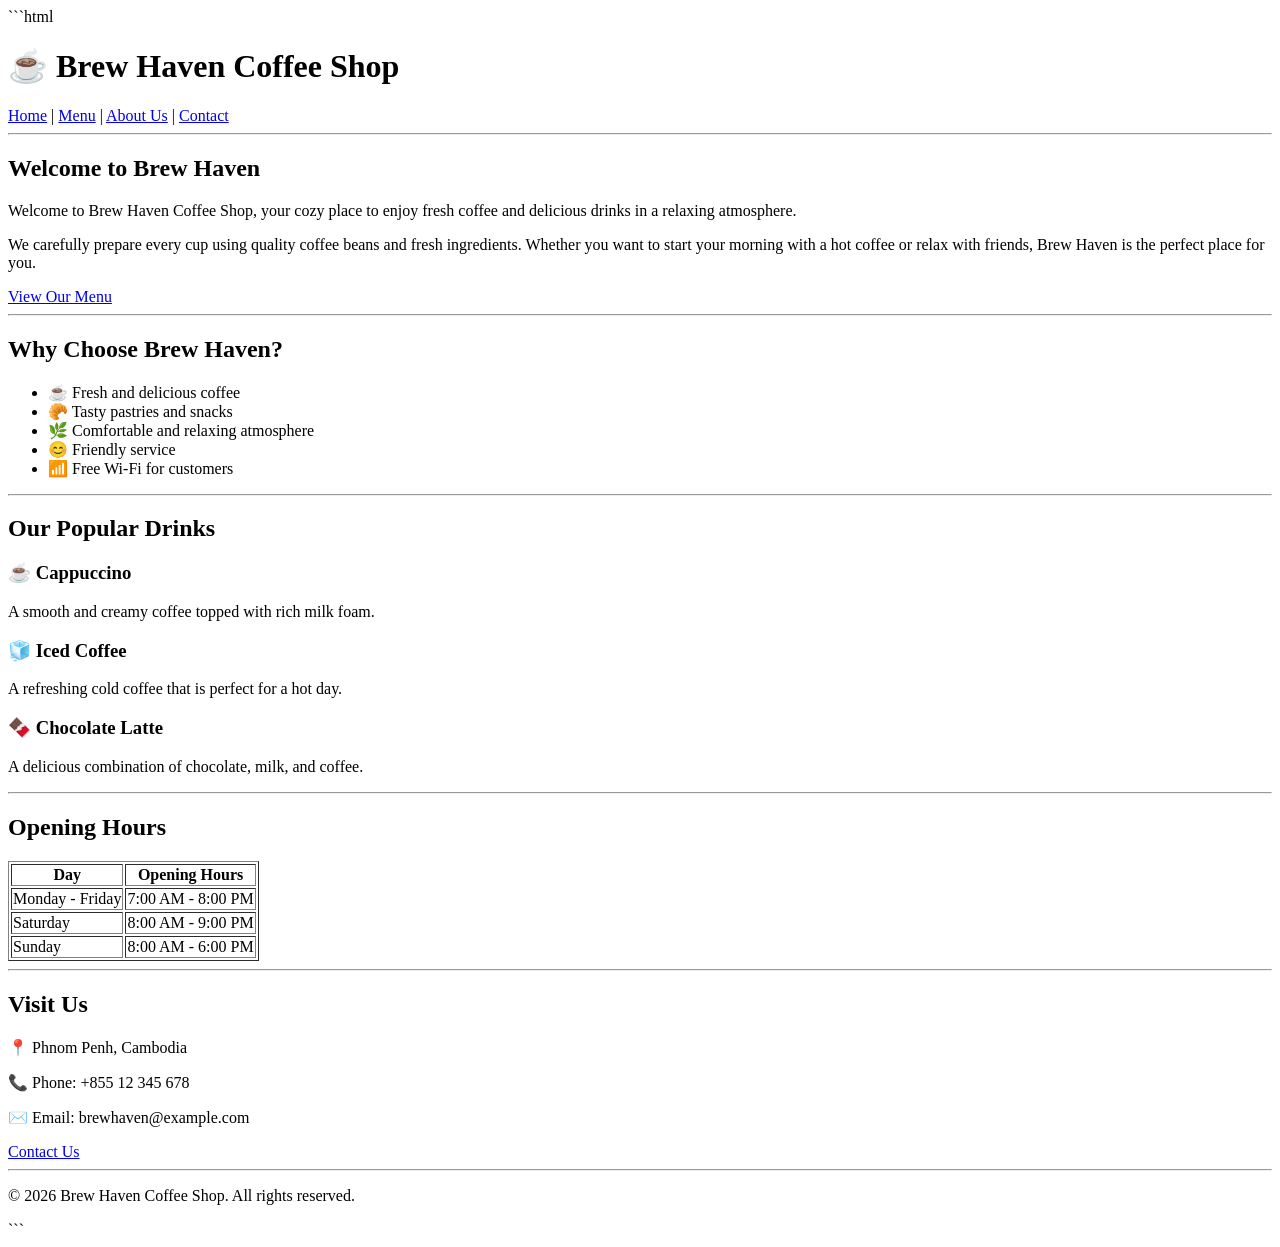
<file: index.html>
```html
<!DOCTYPE html>
<html lang="en">
<head>
    <meta charset="UTF-8">
    <meta name="viewport" content="width=device-width, initial-scale=1.0">

    <!-- SEO -->
    <title>Brew Haven Coffee Shop | Home</title>
    <meta name="description" content="Welcome to Brew Haven Coffee Shop. Enjoy fresh coffee, delicious drinks, and a relaxing atmosphere.">

</head>

<body>

    <!-- Header -->
    <header>
        <h1>☕ Brew Haven Coffee Shop</h1>

        <!-- Navigation -->
        <nav>
            <a href="index.html">Home</a> |
            <a href="menu.html">Menu</a> |
            <a href="about.html">About Us</a> |
            <a href="contact.html">Contact</a>
        </nav>
    </header>

    <hr>

    <!-- Home Section -->
    <main>

        <section>
            <h2>Welcome to Brew Haven</h2>

            <p>
                Welcome to Brew Haven Coffee Shop, your cozy place to enjoy
                fresh coffee and delicious drinks in a relaxing atmosphere.
            </p>

            <p>
                We carefully prepare every cup using quality coffee beans
                and fresh ingredients. Whether you want to start your morning
                with a hot coffee or relax with friends, Brew Haven is the
                perfect place for you.
            </p>

            <a href="menu.html">View Our Menu</a>
        </section>

        <hr>

        <!-- Why Choose Us -->
        <section>
            <h2>Why Choose Brew Haven?</h2>

            <ul>
                <li>☕ Fresh and delicious coffee</li>
                <li>🥐 Tasty pastries and snacks</li>
                <li>🌿 Comfortable and relaxing atmosphere</li>
                <li>😊 Friendly service</li>
                <li>📶 Free Wi-Fi for customers</li>
            </ul>
        </section>

        <hr>

        <!-- Popular Drinks -->
        <section>
            <h2>Our Popular Drinks</h2>

            <article>
                <h3>☕ Cappuccino</h3>
                <p>
                    A smooth and creamy coffee topped with rich milk foam.
                </p>
            </article>

            <article>
                <h3>🧊 Iced Coffee</h3>
                <p>
                    A refreshing cold coffee that is perfect for a hot day.
                </p>
            </article>

            <article>
                <h3>🍫 Chocolate Latte</h3>
                <p>
                    A delicious combination of chocolate, milk, and coffee.
                </p>
            </article>
        </section>

        <hr>

        <!-- Opening Hours -->
        <section>
            <h2>Opening Hours</h2>

            <table border="1">
                <tr>
                    <th>Day</th>
                    <th>Opening Hours</th>
                </tr>

                <tr>
                    <td>Monday - Friday</td>
                    <td>7:00 AM - 8:00 PM</td>
                </tr>

                <tr>
                    <td>Saturday</td>
                    <td>8:00 AM - 9:00 PM</td>
                </tr>

                <tr>
                    <td>Sunday</td>
                    <td>8:00 AM - 6:00 PM</td>
                </tr>
            </table>
        </section>

        <hr>

        <!-- Contact -->
        <section>
            <h2>Visit Us</h2>

            <p>
                📍 Phnom Penh, Cambodia
            </p>

            <p>
                📞 Phone: +855 12 345 678
            </p>

            <p>
                ✉️ Email: brewhaven@example.com
            </p>

            <a href="contact.html">Contact Us</a>
        </section>

    </main>

    <hr>

    <!-- Footer -->
    <footer>
        <p>&copy; 2026 Brew Haven Coffee Shop. All rights reserved.</p>
    </footer>

</body>
</html>
```
</file>
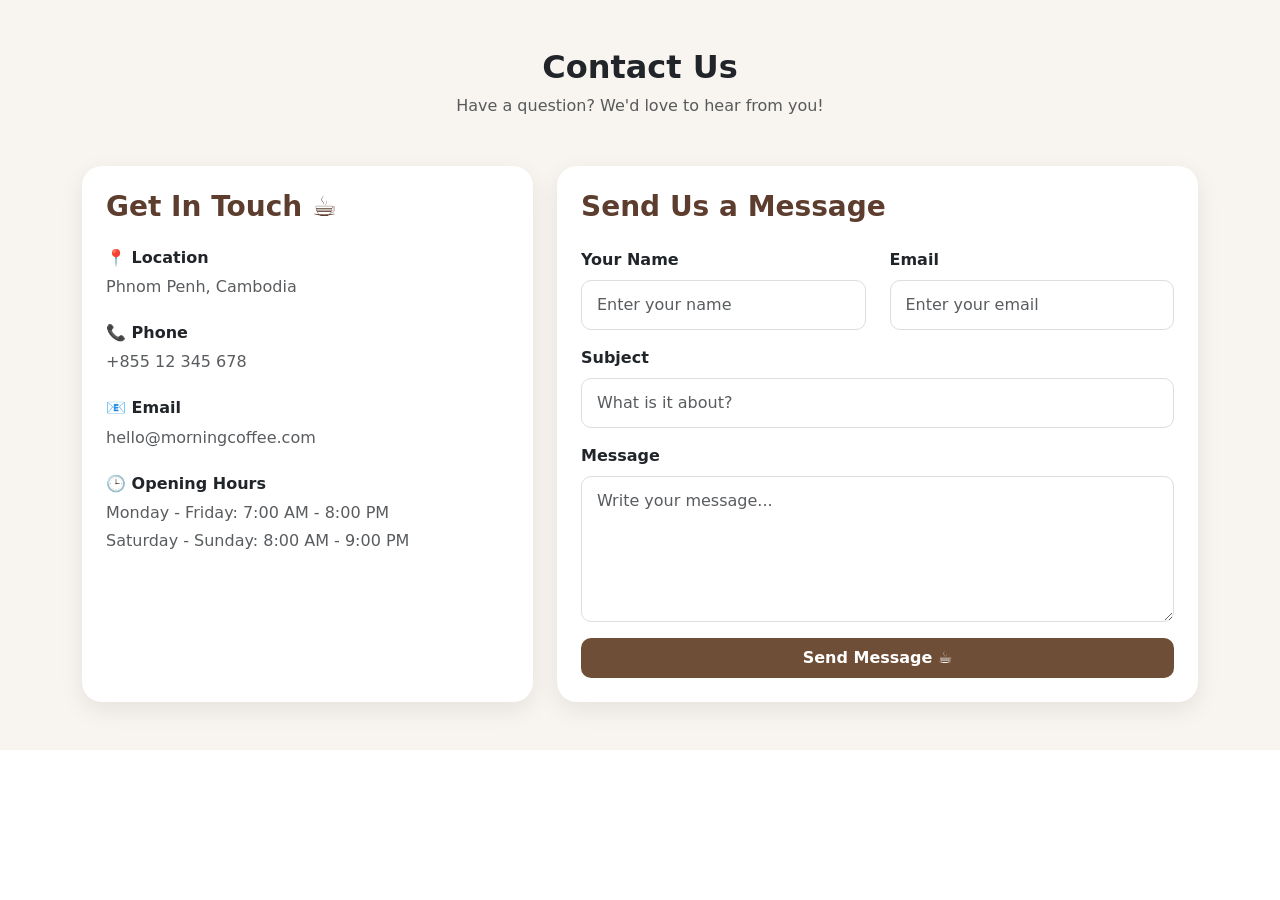
<file: project-team-homework/Contact/index.html>
<!DOCTYPE html>
<html lang="en">
<head>
    <meta charset="UTF-8">
    <meta name="viewport" content="width=device-width, initial-scale=1.0">
    <title>Contact Us - Morning Coffee</title>
    
    <link href="https://cdn.jsdelivr.net/npm/bootstrap@5.3.2/dist/css/bootstrap.min.css" rel="stylesheet">
    <link rel="stylesheet" href="style.css">
</head>
<body>

    <!-- Contact Section -->
    <section id="contact" class="contact-section py-5">
        <div class="container">
            <div class="text-center mb-5">
                <h2 class="fw-bold section-title">Contact Us</h2>
                <p class="text-muted">
                    Have a question? We'd love to hear from you!
                </p>
            </div>

            <div class="row g-4 align-items-stretch">

                <!-- Contact Information -->
                <div class="col-lg-5">
                    <div class="contact-info p-4 h-100">
                        <h3 class="fw-bold mb-4">Get In Touch ☕</h3>

                        <div class="mb-4">
                            <h6 class="fw-bold">📍 Location</h6>
                            <p class="text-muted mb-0">Phnom Penh, Cambodia</p>
                        </div>

                        <div class="mb-4">
                            <h6 class="fw-bold">📞 Phone</h6>
                            <p class="text-muted mb-0">+855 12 345 678</p>
                        </div>

                        <div class="mb-4">
                            <h6 class="fw-bold">📧 Email</h6>
                            <p class="text-muted mb-0">hello@morningcoffee.com</p>
                        </div>

                        <div>
                            <h6 class="fw-bold">🕒 Opening Hours</h6>
                            <p class="text-muted mb-1">Monday - Friday: 7:00 AM - 8:00 PM</p>
                            <p class="text-muted mb-0">Saturday - Sunday: 8:00 AM - 9:00 PM</p>
                        </div>
                    </div>
                </div>

                <!-- Contact Form -->
                <div class="col-lg-7">
                    <div class="contact-form p-4 h-100">
                        <h3 class="fw-bold mb-4">Send Us a Message</h3>

                        <form>
                            <div class="row">
                                <div class="col-md-6 mb-3">
                                    <label class="form-label fw-semibold">Your Name</label>
                                    <input type="text" class="form-control" placeholder="Enter your name">
                                </div>

                                <div class="col-md-6 mb-3">
                                    <label class="form-label fw-semibold">Email</label>
                                    <input type="email" class="form-control" placeholder="Enter your email">
                                </div>
                            </div>

                            <div class="mb-3">
                                <label class="form-label fw-semibold">Subject</label>
                                <input type="text" class="form-control" placeholder="What is it about?">
                            </div>

                            <div class="mb-3">
                                <label class="form-label fw-semibold">Message</label>
                                <textarea class="form-control" rows="5" placeholder="Write your message..."></textarea>
                            </div>

                            <button type="submit" class="btn btn-coffee w-100 fw-bold py-2">
                                Send Message ☕
                            </button>
                        </form>
                    </div>
                </div>

            </div>
        </div>
    </section>

</body>
</html>
</file>
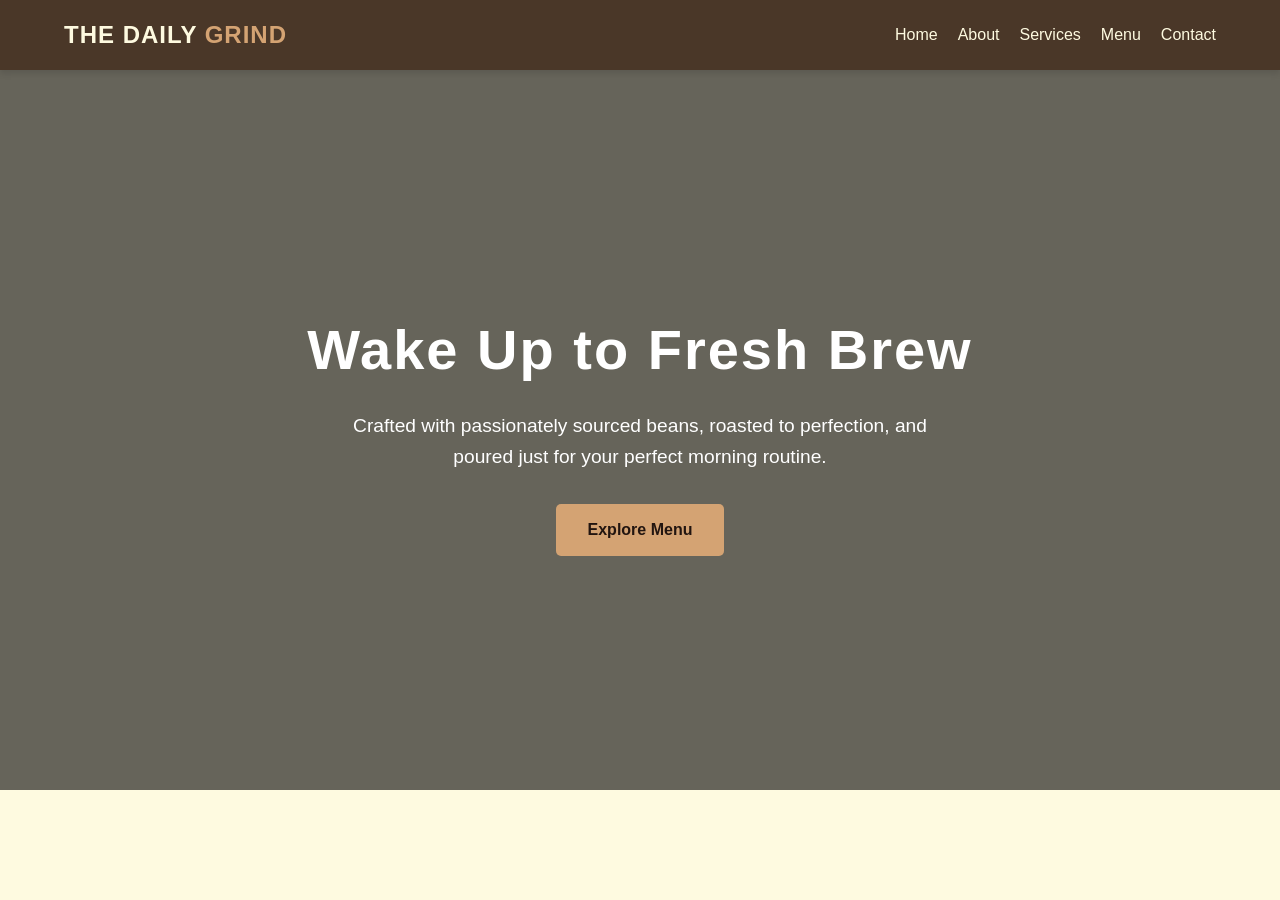
<file: home.html>
<!DOCTYPE html>
<html lang="en">
<head>
    <meta charset="UTF-8">
    <meta name="viewport" content="width=device-width, initial-scale=1.0">
    <title>The Daily Grind | Craft Coffee Shop</title>
    <style>
        /* Base Reset & Variables */
        * {
            margin: 0;
            padding: 0;
            box-sizing: border-box;
            font-family: 'Segoe UI', Tahoma, Geneva, Verdana, sans-serif;
        }

        :root {
            --primary: #4a3728;      /* Deep Coffee Brown */
            --accent: #d4a373;       /* Warm Latte Gold */
            --dark: #221510;         /* Espresso Black */
            --light: #fefae0;        /* Cream White */
            --gray: #f4f1de;         /* Soft Background Gray */
        }

        body {
            background-color: var(--light);
            color: var(--dark);
            line-height: 1.6;
        }

        /* Navigation */
        header {
            background-color: var(--primary);
            padding: 1rem 5%;
            position: sticky;
            top: 0;
            z-index: 1000;
            display: flex;
            justify-content: space-between;
            align-items: center;
            box-shadow: 0 4px 6px rgba(0,0,0,0.1);
        }

        .logo {
            color: var(--light);
            font-size: 1.5rem;
            font-weight: bold;
            letter-spacing: 1px;
        }

        .logo span {
            color: var(--accent);
        }

        nav ul {
            display: flex;
            list-style: none;
        }

        nav ul li {
            margin-left: 20px;
        }

        nav ul li a {
            color: var(--light);
            text-decoration: none;
            font-weight: 500;
            transition: color 0.3s;
        }

        nav ul li a:hover {
            color: var(--accent);
        }

        /* Hero Section */
        .hero {
            background: linear-gradient(rgba(0, 0, 0, 0.6), rgba(0, 0, 0, 0.6)), 
                        url('https://unsplash.com') no-repeat center center/cover;
            height: 80vh;
            display: flex;
            flex-direction: column;
            justify-content: center;
            align-items: center;
            text-align: center;
            color: white;
            padding: 0 20px;
        }

        .hero h1 {
            font-size: 3.5rem;
            margin-bottom: 1rem;
            letter-spacing: 2px;
        }

        .hero p {
            font-size: 1.2rem;
            margin-bottom: 2rem;
            max-width: 600px;
        }

        .btn {
            display: inline-block;
            background-color: var(--accent);
            color: var(--dark);
            padding: 0.8rem 2rem;
            text-decoration: none;
            font-weight: bold;
            border-radius: 5px;
            transition: background 0.3s, transform 0.2s;
        }

        .btn:hover {
            background-color: #c59262;
            transform: translateY(-2px);
        }

        /* Features Section */
        .features {
            padding: 5rem 10%;
            display: grid;
            grid-template-columns: repeat(auto-fit, minmax(250px, 1fr));
            gap: 30px;
            background-color: var(--gray);
        }

        .feature-card {
            background: white;
            padding: 2.5rem;
            text-align: center;
            border-radius: 8px;
            box-shadow: 0 4px 15px rgba(0,0,0,0.05);
        }

        .feature-card h3 {
            color: var(--primary);
            margin-bottom: 1rem;
            font-size: 1.4rem;
        }

        /* Services Section (NEW) */
        .services {
            padding: 5rem 10%;
            text-align: center;
            background-color: var(--light);
        }

        .services h2 {
            font-size: 2.5rem;
            color: var(--primary);
            margin-bottom: 3rem;
        }

        .services-grid {
            display: grid;
            grid-template-columns: repeat(auto-fit, minmax(280px, 1fr));
            gap: 30px;
        }

        .service-card {
            background: #fff;
            padding: 2rem;
            border-radius: 8px;
            box-shadow: 0 4px 10px rgba(0,0,0,0.05);
            transition: transform 0.3s;
            border-top: 5px solid var(--primary);
        }

        .service-card:hover {
            transform: translateY(-5px);
        }

        .service-card h3 {
            margin-bottom: 1rem;
            color: var(--primary);
        }

        /* Menu Preview Section */
        .menu-preview {
            padding: 5rem 10%;
            text-align: center;
            background-color: var(--gray);
        }

        .menu-preview h2 {
            font-size: 2.5rem;
            color: var(--primary);
            margin-bottom: 3rem;
        }

        .menu-grid {
            display: grid;
            grid-template-columns: repeat(auto-fit, minmax(300px, 1fr));
            gap: 40px;
        }

        .menu-item {
            display: flex;
            justify-content: space-between;
            align-items: center;
            background: white;
            padding: 1.5rem;
            border-radius: 6px;
            border-left: 4px solid var(--accent);
            box-shadow: 0 2px 8px rgba(0,0,0,0.05);
        }

        .item-info {
            text-align: left;
        }

        .item-info h4 {
            font-size: 1.2rem;
            color: var(--dark);
        }

        .item-info p {
            font-size: 0.9rem;
            color: #666;
        }

        .price {
            font-weight: bold;
            color: var(--primary);
            font-size: 1.2rem;
        }

        /* Footer */
        footer {
            background-color: var(--dark);
            color: var(--light);
            text-align: center;
            padding: 2rem;
            font-size: 0.9rem;
        }

        /* Responsive Layout */
        @media (max-width: 768px) {
            .hero h1 { font-size: 2.5rem; }
            .hero p { font-size: 1rem; }
            header { flex-direction: column; gap: 15px; }
            nav ul li { margin: 0 10px; }
        }
    </style>
</head>
<body>

    <!-- Header / Navigation -->
    <header>
        <div class="logo">THE DAILY <span>GRIND</span></div>
        <nav>
            <ul>
                <li><a href="#home">Home</a></li>
                <li><a href="#about">About</a></li>
                <li><a href="#services">Services</a></li>
                <li><a href="#menu">Menu</a></li>
                <li><a href="#contact">Contact</a></li>
            </ul>
        </nav>
    </header>

    <!-- Hero Section -->
    <section class="hero" id="home">
        <h1>Wake Up to Fresh Brew</h1>
        <p>Crafted with passionately sourced beans, roasted to perfection, and poured just for your perfect morning routine.</p>
        <a href="#menu" class="btn">Explore Menu</a>
    </section>
    
</body>
</html>
</file>
<file: project-team-homework/Contact/style.css>
.contact-section {
    background-color: #f8f5f0;
}

.contact-info,
.contact-form {
    background-color: #ffffff;
    border-radius: 20px;
    box-shadow: 0 8px 25px rgba(0, 0, 0, 0.08);
}

.contact-info h3,
.contact-form h3 {
    color: #5c3d2e;
}

.form-control {
    border: 1px solid #ddd;
    border-radius: 10px;
    padding: 12px 15px;
}

.form-control:focus {
    border-color: #8b5e3c;
    box-shadow: 0 0 0 0.2rem rgba(139, 94, 60, 0.15);
}

.btn-coffee {
    background-color: #6f4e37;
    color: white;
    border: none;
    padding: 12px 25px;
    border-radius: 10px;
    transition: 0.3s;
}

.btn-coffee:hover {
    background-color: #4e3425;
    color: white;
    transform: translateY(-2px);
}
</file>
